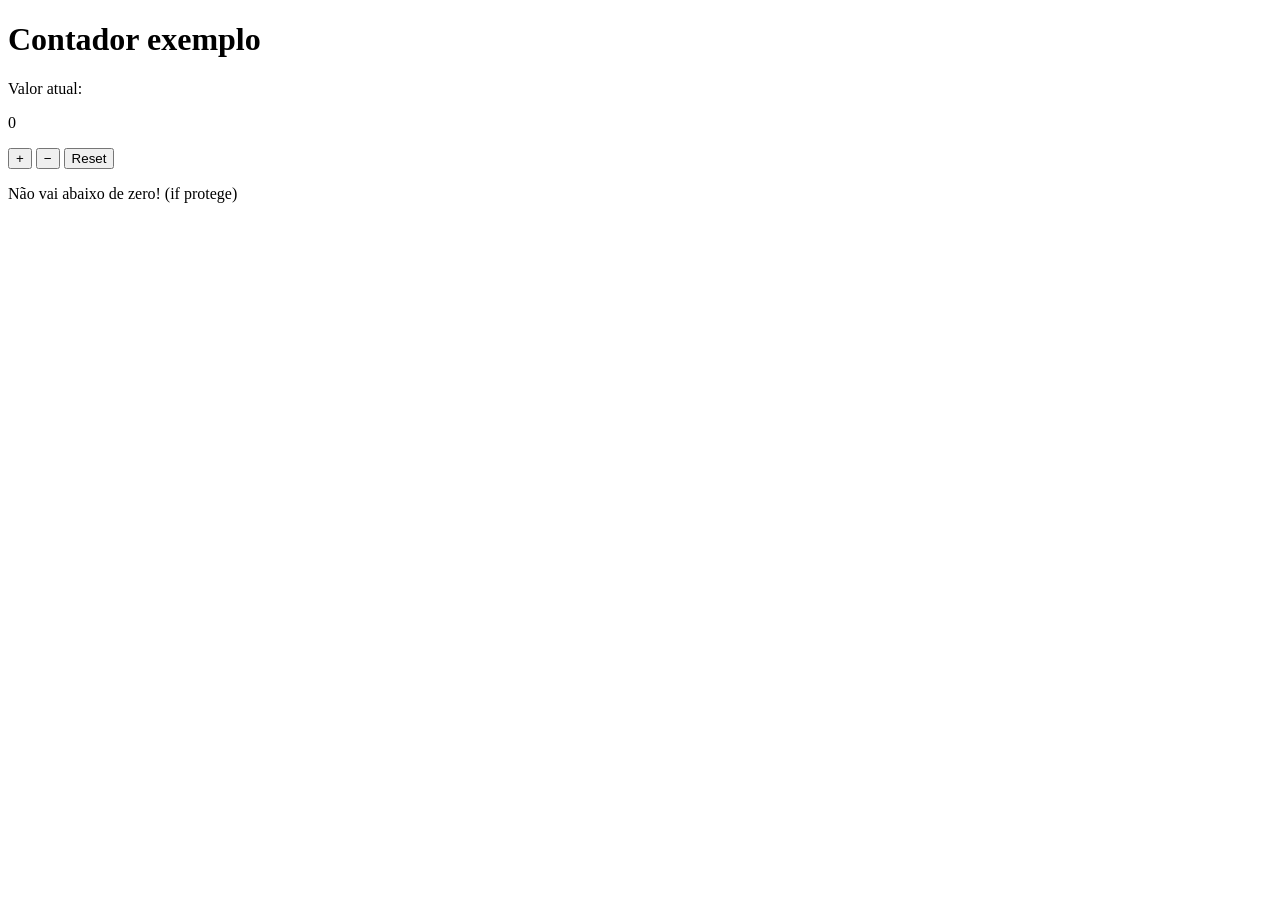
<file: Contador/index.html>
<!doctype html>
<html lang="pt-br">
  <head>
    <meta charset="UTF-8" />
    <meta name="viewport" content="width=device-width, initial-scale=1.0" />
    <title>Contador</title>
    <script src="contador.js" defer></script> 
  </head>

  <body>
    <h1>Contador exemplo</h1>
    <span>Valor atual:</span>
    <p id="valor">0</p>
    
    <button id="btn-mais">+</button>
    <button id="btn-menos">−</button>
    <button id="btn-reset">Reset</button>
    
    <p>Não vai abaixo de zero! (if protege)</p>
    <p id="mensagem"></p> 
  </body>
</html>
</file>
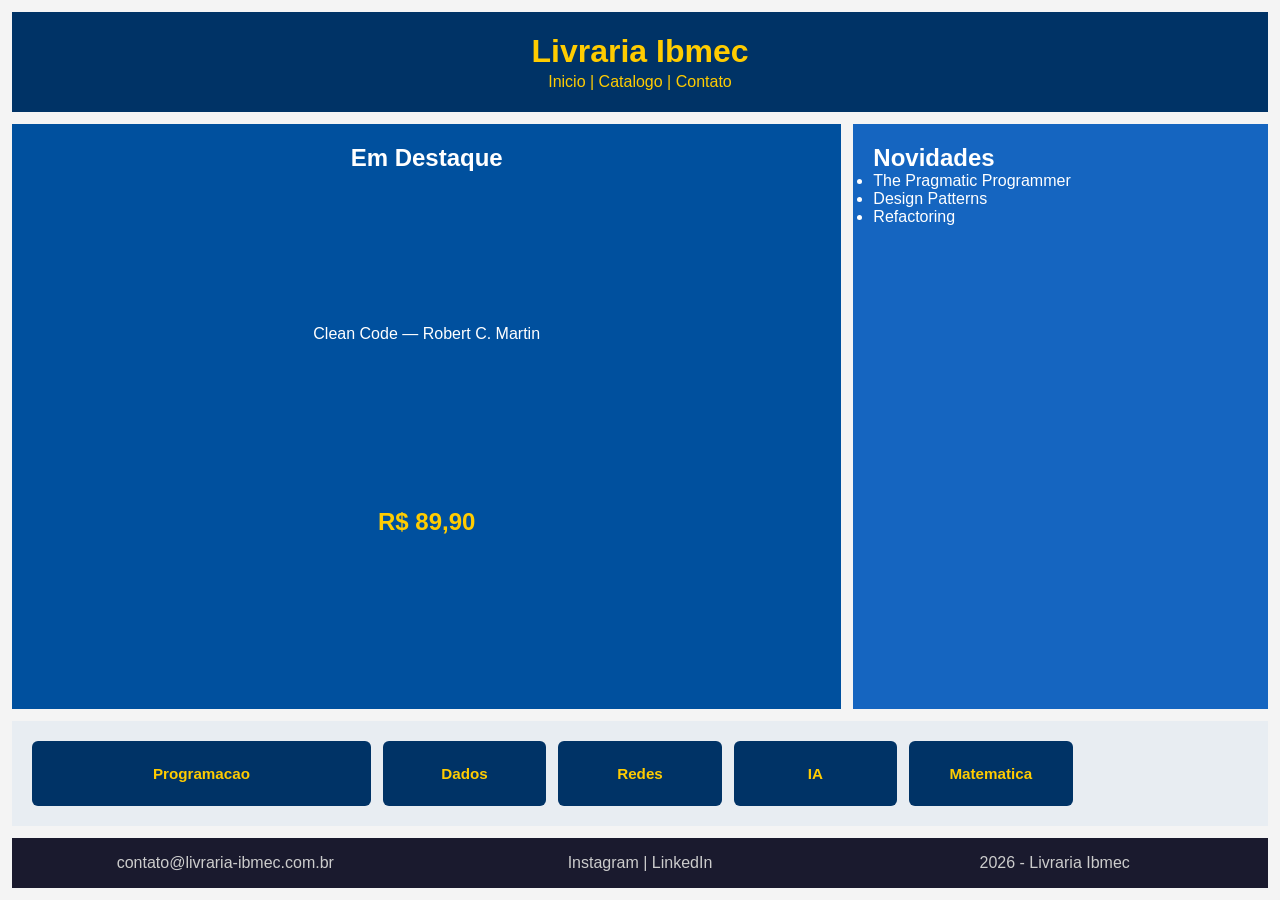
<file: CSS Grid/index.html>
<html lang="pt-BR">

<head>
    <meta charset="UTF-8">
    <meta name="viewport" content="width=device-width, initial-scale=1.0">
    <title>Livraria Ibmec</title>
    <link rel="stylesheet" href="style.css">
</head>

<body class="pagina">
    <header class="topo">
        <h1>Livraria Ibmec</h1>
        <nav>Inicio | Catalogo | Contato</nav>
    </header>
    <section class="destaque">
        <h2>Em Destaque</h2>
        <p>Clean Code — Robert C. Martin</p>
        <p class="preco">R$ 89,90</p>
    </section>
    <aside class="novidades">
        <h2>Novidades</h2>
        <ul>
            <li>The Pragmatic Programmer</li>
            <li>Design Patterns</li>
            <li>Refactoring</li>
        </ul>
    </aside>
    <section class="categorias">
        <div class="card-cat">Programacao</div>
        <div class="card-cat">Dados</div>
        <div class="card-cat">Redes</div>
        <div class="card-cat">IA</div>
        <div class="card-cat">Matematica</div>
    </section>
    <footer class="rodape">
        <p>contato@livraria-ibmec.com.br</p>
        <p>Instagram | LinkedIn</p>
        <p>2026 - Livraria Ibmec</p>
    </footer>
</body>

</html>
</file>
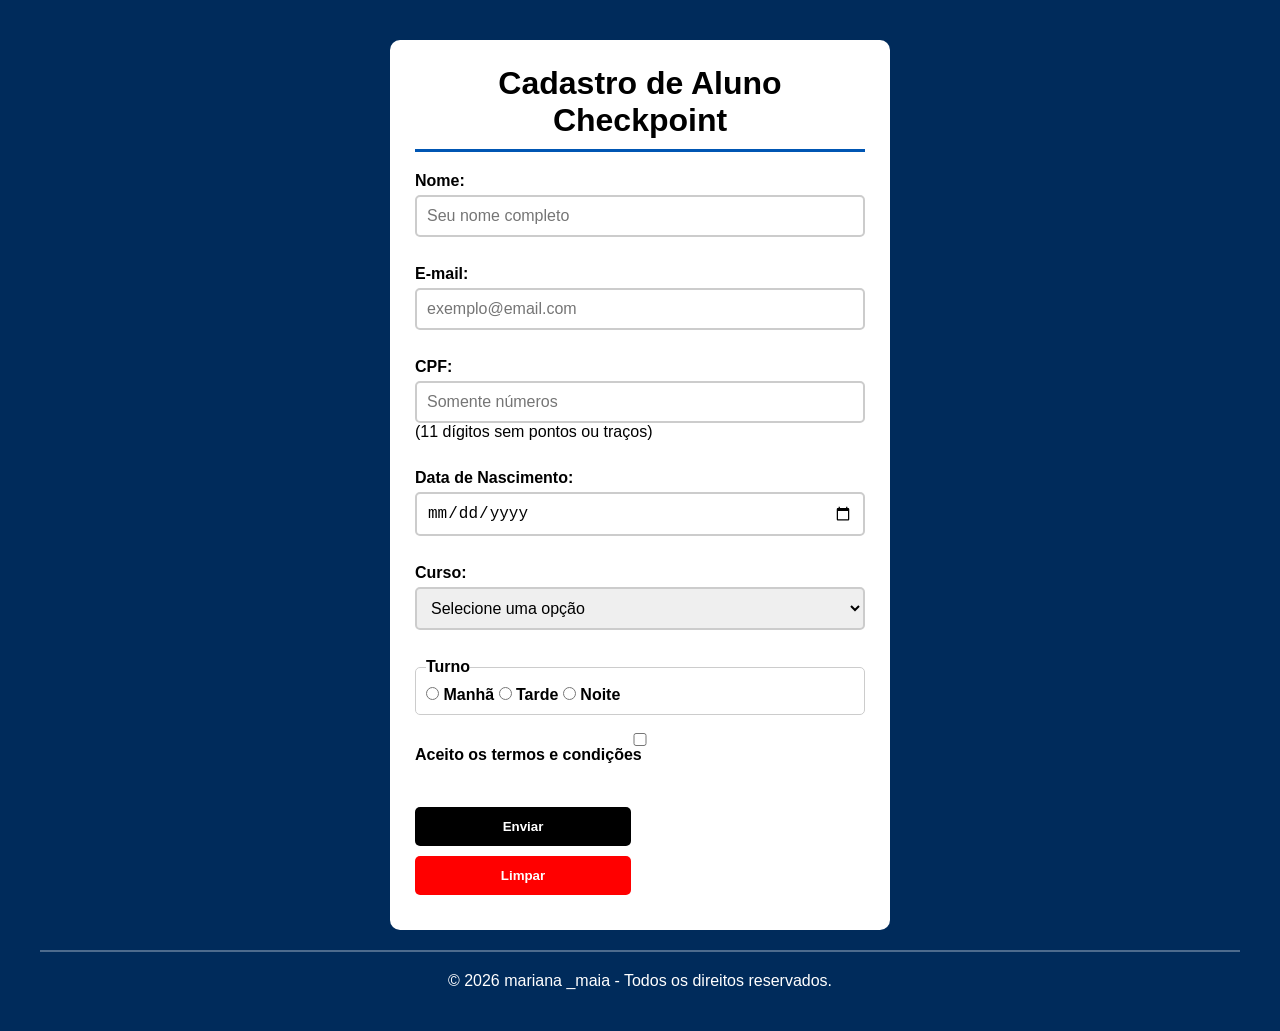
<file: Formulário/index.html>
<!DOCTYPE html>
<html lang="pt-BR">

<head>
    <meta charset="UTF-8">
    <meta name="viewport" content="width=device-width, initial-scale=1.0">
    <title>Cadastro de Aluno - Lab07 Checkpoint</title>
    <link rel="stylesheet" href="style.css">
</head>

<body>

    <main>
        <header>
            <h1>Cadastro de Aluno Checkpoint</h1>
        </header>

        <form id="form-aluno" action="#" method="post">
            <div>
                <label for="nome">Nome:</label>
                <input type="text" id="nome" name="nome" placeholder="Seu nome completo" required>
            </div><br>

            <div>
                <label for="email">E-mail:</label>
                <input type="email" id="email" name="email" placeholder="exemplo@email.com" required>
            </div><br>

            <div>
                <label for="cpf">CPF:</label>
                <input type="text" id="cpf" name="cpf" inputmode="numeric" pattern="\d{11}" maxlength="11"
                    placeholder="Somente números" aria-describedby="cpf-dica" required>
                <span id="cpf-dica">(11 dígitos sem pontos ou traços)</span>
            </div><br>

            <div>
                <label for="nascimento">Data de Nascimento:</label>
                <input type="date" id="nascimento" name="nascimento" required>
            </div><br>

            <div>
                <label for="curso">Curso:</label>
                <select id="curso" name="curso" required>
                    <option value="">Selecione uma opção</option>
                    <option value="ux">UX Design</option>
                    <option value="calc2">Cálculo 2</option>
                    <option value="web">Desenvolvimento Web</option>
                    <option value="ageis">Métodos Ágeis</option>
                    <option value="dt">Design Thinking</option>
                </select>
            </div><br>

            <fieldset>
                <legend>Turno</legend>

                <input type="radio" id="manha" name="turno" value="manha" required>
                <label for="manha">Manhã</label>

                <input type="radio" id="tarde" name="turno" value="tarde">
                <label for="tarde">Tarde</label>

                <input type="radio" id="noite" name="turno" value="noite">
                <label for="noite">Noite</label>
            </fieldset> <br>

            <div>
                <input type="checkbox" id="termos" name="termos" required>
                <label for="termos">Aceito os termos e condições</label>
            </div><br>

            <div>
                <button type="submit">Enviar</button>
                <button type="reset">Limpar</button>
            </div>
        </form>
    </main>

    <hr>

    <footer>
        <p>© 2026 mariana _maia - Todos os direitos reservados.</p>
    </footer>

</body>

</html>
</file>
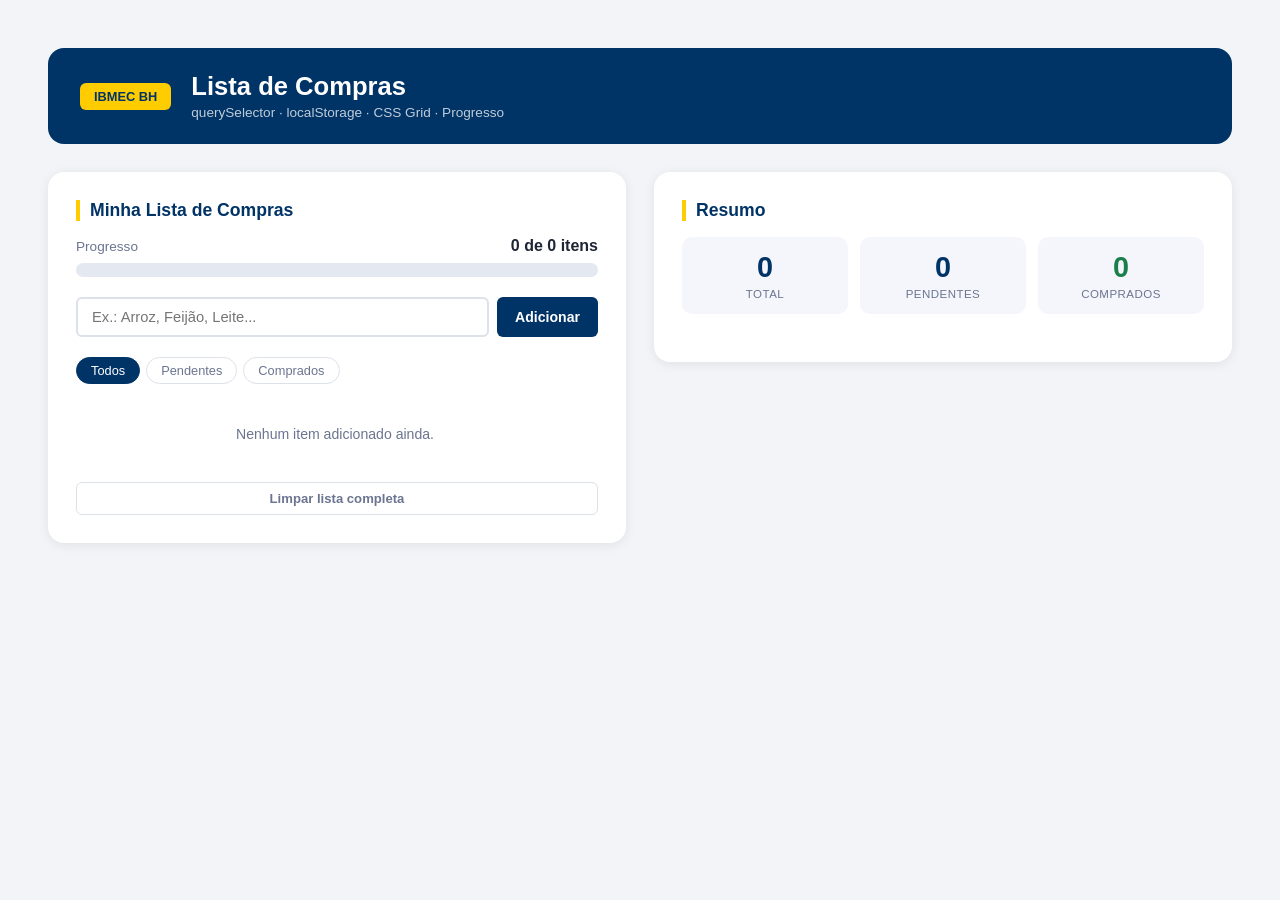
<file: lista de compras/lista-compras.html>
<!DOCTYPE html>
<html lang="pt-BR">
<head>
  <meta charset="UTF-8">
  <meta name="viewport" content="width=device-width, initial-scale=1.0">
  <title>Lista de Compras</title>
  <style>
    /* ── Design Tokens ───────────────────────────────────────── */
    :root {
      --azul:    #003366;
      --amarelo: #FFCC00;
      --bg:      #f2f4f8;
      --surface: #ffffff;
      --borda:   #dce1ea;
      --texto:   #1e2535;
      --muted:   #6b7590;
      --verde:   #1a7f4b;
      --perigo:  #c0392b;
    }

    *, *::before, *::after { box-sizing: border-box; margin: 0; padding: 0; }

    body {
      font-family: "Segoe UI", Arial, sans-serif;
      background: var(--bg);
      color: var(--texto);
      min-height: 100dvh;
      padding: clamp(16px, 4vw, 48px);
    }

    /* ── Cabeçalho ───────────────────────────────────────────── */
    .cabecalho {
      background: var(--azul);
      color: #fff;
      border-radius: 16px;
      padding: 24px 32px;
      margin-bottom: 28px;
      display: flex;
      align-items: center;
      gap: 20px;
    }
    .cabecalho h1 { font-size: clamp(1.1rem, 2.4vw, 1.6rem); }
    .cabecalho p  { font-size: 0.85rem; opacity: .75; margin-top: 4px; }

    .badge {
      background: var(--amarelo);
      color: var(--azul);
      font-weight: 900;
      font-size: 0.8rem;
      padding: 6px 14px;
      border-radius: 6px;
      white-space: nowrap;
    }

    /* ── Grid principal ──────────────────────────────────────── */
    .grid-app {
      display: grid;
      grid-template-columns: repeat(auto-fit, minmax(320px, 1fr));
      gap: clamp(16px, 2.5vw, 28px);
      align-items: start;
    }

    .card {
      background: var(--surface);
      border-radius: 16px;
      box-shadow: 0 2px 12px rgba(0,0,0,.08);
      padding: clamp(18px, 3vw, 28px);
    }

    .titulo-card {
      font-size: clamp(0.95rem, 1.5vw, 1.1rem);
      font-weight: 700;
      color: var(--azul);
      border-left: 4px solid var(--amarelo);
      padding-left: 10px;
      margin-bottom: 16px;
    }

    /* ── Grid de estatísticas ────────────────────────────────── */
    .grid-stats {
      display: grid;
      grid-template-columns: repeat(3, 1fr);
      gap: 12px;
      margin-bottom: 20px;
    }

    .stat-box {
      background: #f4f6fb;
      border-radius: 10px;
      padding: 14px 10px;
      text-align: center;
      display: flex;
      flex-direction: column;
      gap: 4px;
    }

    .stat-box .numero {
      font-size: clamp(1.4rem, 2.5vw, 1.8rem);
      font-weight: 800;
      color: var(--azul);
    }

    .stat-box .rotulo {
      font-size: 0.72rem;
      color: var(--muted);
      text-transform: uppercase;
      letter-spacing: .04em;
    }

    .stat-box.destaque .numero { color: var(--verde); }

    /* ── Barra de progresso ──────────────────────────────────── */
    .secao-progresso  { margin-bottom: 20px; }

    .cabec-progresso {
      display: flex;
      justify-content: space-between;
      align-items: baseline;
      font-size: 0.85rem;
      color: var(--muted);
      margin-bottom: 8px;
    }

    .cabec-progresso strong { color: var(--texto); font-size: 1rem; }

    .trilha-progresso {
      width: 100%;
      height: 14px;
      background: #e4e8f0;
      border-radius: 99px;
      overflow: hidden;
    }

    .preenchimento {
      height: 100%;
      width: 0%;
      background: linear-gradient(90deg, #003366, #0055aa);
      border-radius: 99px;
      transition: width .5s ease, background .4s ease;
    }

    .preenchimento.concluido {
      background: linear-gradient(90deg, #1a7f4b, #22a060);
    }

    /* ── Formulário ──────────────────────────────────────────── */
    .form-adicao {
      display: flex;
      gap: 8px;
      margin-bottom: 20px;
    }

    .form-adicao input[type="text"] {
      flex: 1;
      padding: 10px 14px;
      border: 2px solid var(--borda);
      border-radius: 6px;
      font-size: 0.92rem;
      font-family: inherit;
      outline: none;
      transition: border-color .2s;
    }
    .form-adicao input[type="text"]:focus { border-color: var(--azul); }

    /* ── Botões ──────────────────────────────────────────────── */
    .btn {
      padding: 10px 18px;
      border: none;
      border-radius: 6px;
      font-family: inherit;
      font-size: 0.88rem;
      font-weight: 600;
      cursor: pointer;
      transition: opacity .15s, transform .1s;
    }
    .btn:active { transform: scale(.97); }
    .btn-primario { background: var(--azul); color: #fff; }
    .btn-primario:hover { opacity: .88; }

    .btn-perigo {
      background: transparent;
      color: var(--perigo);
      border: 1.5px solid var(--perigo);
      padding: 5px 10px;
      font-size: 0.78rem;
    }
    .btn-perigo:hover { background: #fdf0ee; }

    .btn-limpar {
      background: transparent;
      color: var(--muted);
      border: 1.5px solid var(--borda);
      width: 100%;
      margin-top: 12px;
      padding: 8px;
      font-size: 0.82rem;
    }
    .btn-limpar:hover { background: #f5f6fa; }

    /* ── Lista de itens ──────────────────────────────────────── */
    .lista-itens {
      list-style: none;
      display: flex;
      flex-direction: column;
      gap: 8px;
      max-height: 360px;
      overflow-y: auto;
      padding-right: 4px;
      scrollbar-width: thin;
    }

    .msg-vazia {
      text-align: center;
      color: var(--muted);
      font-size: 0.88rem;
      padding: 28px 0;
    }

    .item-linha {
      display: flex;
      align-items: center;
      gap: 10px;
      padding: 10px 12px;
      border: 1.5px solid var(--borda);
      border-radius: 6px;
      background: #fafbfd;
      transition: background .2s, border-color .2s;
    }
    .item-linha:hover { border-color: #b0bbcf; }
    .item-linha.marcado { background: #f0faf4; border-color: #a8dfc0; }

    .item-linha input[type="checkbox"] {
      width: 18px; height: 18px;
      accent-color: var(--verde);
      cursor: pointer; flex-shrink: 0;
    }

    .item-rotulo {
      flex: 1;
      font-size: 0.92rem;
      cursor: pointer;
      transition: color .2s;
    }
    .item-linha.marcado .item-rotulo {
      text-decoration: line-through;
      color: var(--muted);
    }

    /* ── Filtros ─────────────────────────────────────────────── */
    .filtros { display: flex; gap: 6px; margin-bottom: 14px; flex-wrap: wrap; }

    .btn-filtro {
      padding: 5px 14px;
      border: 1.5px solid var(--borda);
      border-radius: 99px;
      background: transparent;
      font-family: inherit;
      font-size: 0.8rem;
      cursor: pointer;
      color: var(--muted);
      transition: all .15s;
    }
    .btn-filtro.ativo {
      background: var(--azul);
      border-color: var(--azul);
      color: #fff;
    }

    /* ── Toast ───────────────────────────────────────────────── */
    .toast {
      position: fixed;
      bottom: 28px;
      left: 50%;
      transform: translateX(-50%) translateY(80px);
      background: var(--azul);
      color: #fff;
      padding: 10px 24px;
      border-radius: 99px;
      font-size: 0.88rem;
      font-weight: 600;
      opacity: 0;
      transition: transform .3s ease, opacity .3s ease;
      pointer-events: none;
      z-index: 999;
    }
    .toast.visivel {
      transform: translateX(-50%) translateY(0);
      opacity: 1;
    }
  </style>
</head>
<body>

  <!-- Cabeçalho -->
  <header class="cabecalho">
    <span class="badge">IBMEC BH</span>
    <div>
      <h1>Lista de Compras</h1>
      <p>querySelector · localStorage · CSS Grid · Progresso</p>
    </div>
  </header>

  <main class="grid-app">

    <!-- Coluna 1: painel principal -->
    <section class="card" id="painel-principal">
      <h2 class="titulo-card">Minha Lista de Compras</h2>

      <!-- Barra de progresso -->
      <div class="secao-progresso">
        <div class="cabec-progresso">
          <span>Progresso</span>
          <strong id="label-progresso">0 de 0 itens</strong>
        </div>
        <div class="trilha-progresso">
          <div class="preenchimento" id="barra-progresso"></div>
        </div>
      </div>

      <!-- Formulário de adição -->
      <form class="form-adicao" id="form-adicao" novalidate>
        <input
          type="text"
          id="input-item"
          placeholder="Ex.: Arroz, Feijão, Leite..."
          autocomplete="off"
          maxlength="60"
          aria-label="Nome do item"
          required
        >
        <button type="submit" class="btn btn-primario">Adicionar</button>
      </form>

      <!-- Filtros -->
      <div class="filtros" role="group" aria-label="Filtrar itens">
        <button class="btn-filtro ativo" data-filtro="todos">Todos</button>
        <button class="btn-filtro"       data-filtro="pendentes">Pendentes</button>
        <button class="btn-filtro"       data-filtro="comprados">Comprados</button>
      </div>

      <!-- Lista de itens -->
      <ul class="lista-itens" id="lista-itens" aria-live="polite">
        <li class="msg-vazia" id="msg-vazia">Nenhum item adicionado ainda.</li>
      </ul>

      <button class="btn btn-limpar" id="btn-limpar">
        Limpar lista completa
      </button>
    </section>

    <!-- Coluna 2: resumo -->
    <section class="card" id="painel-resumo">
      <h2 class="titulo-card">Resumo</h2>

      <div class="grid-stats">
        <div class="stat-box">
          <span class="numero" id="stat-total">0</span>
          <span class="rotulo">Total</span>
        </div>
        <div class="stat-box">
          <span class="numero" id="stat-pendentes">0</span>
          <span class="rotulo">Pendentes</span>
        </div>
        <div class="stat-box destaque">
          <span class="numero" id="stat-comprados">0</span>
          <span class="rotulo">Comprados</span>
        </div>
      </div>
    </section>

  </main>

  <!-- Toast -->
  <div class="toast" id="toast" role="status" aria-live="assertive"></div>

  <script>
    // ── 1. REFERÊNCIAS DOM ──────────────────────────────────────
    // querySelector retorna O PRIMEIRO elemento que bate com o seletor CSS.
    // querySelectorAll retorna UMA LISTA de todos os elementos que batem.

    const form      = document.querySelector('#form-adicao');
    const inputEl   = document.querySelector('#input-item');
    const listaEl   = document.querySelector('#lista-itens');
    const msgVazia  = document.querySelector('#msg-vazia');
    const barra     = document.querySelector('#barra-progresso');
    const labelProg = document.querySelector('#label-progresso');
    const btnLimpar = document.querySelector('#btn-limpar');

    const statTotal = document.querySelector('#stat-total');
    const statPend  = document.querySelector('#stat-pendentes');
    const statComp  = document.querySelector('#stat-comprados');

    // ── 2. ESTADO ────────────────────────────────────────────────
    const CHAVE = 'lista_compras';   // chave usada no localStorage

    let itens  = carregarStorage();  // inicia com o que estava salvo
    let filtro = 'todos';

    // ── 3. PERSISTÊNCIA ──────────────────────────────────────────
    function carregarStorage() {
      const salvo = localStorage.getItem(CHAVE);
      // getItem devolve null se a chave não existe.
      // O operador ternário evita JSON.parse(null), que geraria erro.
      return salvo ? JSON.parse(salvo) : [];
    }

    function salvarStorage() {
      // localStorage só armazena strings.
      // JSON.stringify transforma o array em texto; JSON.parse reverte.
      localStorage.setItem(CHAVE, JSON.stringify(itens));
    }

    // ── 4. PROGRESSO ─────────────────────────────────────────────
    function atualizarProgresso() {
      const total  = itens.length;
      const feitos = itens.filter(i => i.checked).length;
      const pct    = total === 0 ? 0 : Math.round((feitos / total) * 100);

      barra.style.width = pct + '%';
      barra.classList.toggle('concluido', pct === 100 && total > 0);
      labelProg.textContent = `${feitos} de ${total} ${total === 1 ? 'item' : 'itens'}`;

      statTotal.textContent = total;
      statPend.textContent  = total - feitos;
      statComp.textContent  = feitos;
    }

    // ── 5. RENDERIZAÇÃO ──────────────────────────────────────────
    function renderizar() {
      // Remove <li> antigos (preserva a msgVazia)
      listaEl.querySelectorAll('.item-linha').forEach(el => el.remove());

      const filtrados = itens.filter(item => {
        if (filtro === 'pendentes') return !item.checked;
        if (filtro === 'comprados') return  item.checked;
        return true;
      });

      if (filtrados.length === 0) {
        msgVazia.style.display = 'block';
      } else {
        msgVazia.style.display = 'none';

        filtrados.forEach(item => {
          const li = document.createElement('li');
          li.className  = 'item-linha' + (item.checked ? ' marcado' : '');
          li.dataset.id = item.id;

          const checkbox = document.createElement('input');
          checkbox.type    = 'checkbox';
          checkbox.checked = item.checked;
          checkbox.id      = 'chk-' + item.id;

          const label = document.createElement('label');
          label.className   = 'item-rotulo';
          label.htmlFor     = 'chk-' + item.id;
          label.textContent = item.nome;

          const btnDel = document.createElement('button');
          btnDel.className   = 'btn btn-perigo';
          btnDel.textContent = 'Remover';

          li.append(checkbox, label, btnDel);
          listaEl.appendChild(li);
        });
      }

      atualizarProgresso();
    }

    // ── 6. EVENTOS ───────────────────────────────────────────────

    // 6a. Adicionar item
    form.addEventListener('submit', function(event) {
      event.preventDefault();  // impede o recarregamento da página

      const nome = inputEl.value.trim();
      if (!nome) { inputEl.focus(); return; }

      const novoItem = {
        id:      Date.now(),  // timestamp como ID único
        nome:    nome,
        checked: false,
      };

      itens.push(novoItem);
      salvarStorage();
      renderizar();
      mostrarToast(`"${nome}" adicionado!`);

      inputEl.value = '';
      inputEl.focus();
    });

    // 6b. Marcar como comprado (delegado ao <ul>)
    listaEl.addEventListener('change', function(event) {
      if (event.target.type !== 'checkbox') return;

      const id   = Number(event.target.closest('.item-linha').dataset.id);
      const item = itens.find(i => i.id === id);
      if (!item) return;

      item.checked = event.target.checked;
      salvarStorage();
      renderizar();

      if (item.checked) mostrarToast(`"${item.nome}" comprado!`);
    });

    // 6c. Remover item (delegado ao <ul>)
    listaEl.addEventListener('click', function(event) {
      if (!event.target.classList.contains('btn-perigo')) return;

      const id = Number(event.target.closest('.item-linha').dataset.id);
      itens = itens.filter(i => i.id !== id);
      salvarStorage();
      renderizar();
    });

    // 6d. Limpar lista
    btnLimpar.addEventListener('click', function() {
      if (itens.length === 0) return;
      if (!confirm('Deseja apagar todos os itens?')) return;
      itens = [];
      salvarStorage();
      renderizar();
      mostrarToast('Lista limpa!');
    });

    // 6e. Filtros
    const btnsFiltro = document.querySelectorAll('.btn-filtro');

    btnsFiltro.forEach(btn => {
      btn.addEventListener('click', function() {
        btnsFiltro.forEach(b => b.classList.remove('ativo'));
        this.classList.add('ativo');
        filtro = this.dataset.filtro;
        renderizar();
      });
    });
    // ── 7. TOAST ─────────────────────────────────────────────────
    const toastEl = document.querySelector('#toast');
    let timerToast;

    function mostrarToast(msg) {
      toastEl.textContent = msg;
      toastEl.classList.add('visivel');
      clearTimeout(timerToast);
      timerToast = setTimeout(() => toastEl.classList.remove('visivel'), 2200);
    }

    // Primeira renderização ao carregar a página
    renderizar();
  </script>
</body>
</html>
</file>
<file: CSS Grid/style.css>
* {
    box-sizing: border-box;
    margin: 0;
    padding: 0;
}

body {
    font-family: Arial, sans-serif;
    background-color: #f4f4f4;
}

.pagina {
    display: grid;
    /* ativa o grid */
    grid-template-columns: 2fr 1fr;
    /* 2/3 + 1/3 */
    grid-template-rows: auto 1fr auto;
    grid-template-areas:
        "topo topo"
        /* linha 1: topo ocupa tudo */
        "destaque novidades"
        /* linha 2: destaque | novidades */
        "categorias categorias"
        /* linha 3: categorias ocupa tudo */
        "rodape rodape";
    /* linha 4: rodape ocupa tudo */
    min-height: 100vh;
    gap: 12px;
    padding: 12px;
}

.topo {
    grid-area: topo;
}

.destaque {
    grid-area: destaque;
}

.novidades {
    grid-area: novidades;
}

.categorias {
    grid-area: categorias;
}

.rodape {
    grid-area: rodape;
}

.topo {
    /* mantenha o que ja existe e acrescente: */
    display: grid;
    /* transforma o topo em um grid interno */
    place-items: center;
    /* centraliza em ambos os eixos */
    text-align: center;
    min-height: 100px;

    background-color: #003366;
    color: #FFCC00;
    padding: 20px;
}

.destaque {
    background-color: #00509e;
    color: #fff;
    padding: 20px;
    /* mantenha o que ja existe e acrescente: */
    display: grid;
    align-items: start;
    /* vertical: inicio */
    justify-items: center;
    /* horizontal: centro */
}
.destaque .preco {
 font-size: 1.5rem;
 font-weight: bold;
 color: #FFCC00; /* use a cor amarela do wireframe */
 margin-top: 12px;
}

.novidades {
    background-color: #1565C0;
    color: #fff;
    padding: 20px;
}

.categorias {
    background-color: #e8edf2;
    padding: 20px;
    grid-template-columns: repeat(auto-fill, minmax(160px, 1fr));
}

.rodape {
    background-color: #1A1A2E;
    color: #ccc;
    padding: 16px;
    display: grid;
    /* Cria 3 colunas de tamanhos iguais */
    grid-template-columns: 1fr 1fr 1fr;
    /* Centraliza o conteúdo de cada coluna horizontalmente */
    justify-items: center;
    /* Alinha verticalmente ao centro */
    align-items: center;
    gap: 20px;

}

.categorias {
    display: grid;
    grid-template-columns: repeat(auto-fill, minmax(160px, 1fr));
    gap: 12px;
    padding: 20px;
    background-color: #e8edf2;
}

.card-cat {
    background-color: #003366;
    color: #FFCC00;
    font-weight: bold;
    text-align: center;
    padding: 24px 12px;
    border-radius: 6px;
    font-size: 0.95rem;
}

.card-cat:first {
    grid-column: span 2;
}
 .card-cat:first-child {
 grid-column: span 2;;
 }


@media (max-width: 600px) {
 .pagina {
 grid-template-columns: 1fr; /* uma coluna unica */
 grid-template-areas:
 "topo" /* topo */
 "destaque" /* destaque */
 "novidades" /* novidades */
 "categorias" /* categorias */
 "rodape"; /* rodape */
 }
}
</file>
<file: Formulário/style.css>
* {
    margin: 0;
    padding: 0;
    box-sizing: border-box;
}

body {
    background-color: #002b5b; 
    font-family: Arial, sans-serif;
    padding: 40px;
}

main {
    background-color: white;
    max-width: 500px;
    margin: auto;
    padding: 25px;
    border-radius: 10px;
}

h1 {
    color: black;
    text-align: center;
    border-bottom: 3px solid #0056b3;
    padding-bottom: 10px;
    margin-bottom: 20px;
}


form div {
    display: flex;
    flex-direction: column;
    margin-bottom: 10px;
}

label {
    font-weight: bold;
    color: black;
    margin-bottom: 5px;
}

input, select {
    padding: 10px;
    border: 2px solid #ccc;
    border-radius: 5px;
    font-size: 16px;
}


input:focus {
    border-color: #0056b3;
    outline: none;
}

fieldset {
    border: 1px solid #ccc;
    padding: 10px;
    border-radius: 5px;
}

legend {
    font-weight: bold;
    color: black;
}

/* Botões */
button {
    width: 48%; 
    padding: 12px;
    border: none;
    border-radius: 5px;
    font-weight: bold;
    cursor: pointer;
    margin-top: 10px;
}

button[type="submit"] {
    background-color: black; /* Botão preto */
    color: white;
}

button[type="reset"] {
    background-color: red; /* Limpar vermelho */
    color: white;
}


button:hover {
    opacity: 0.8;
}

hr {
    margin: 20px 0;
    border: 1px solid white;
    opacity: 0.3;
}

footer {
    text-align: center;
    color: white;
}
</file>
